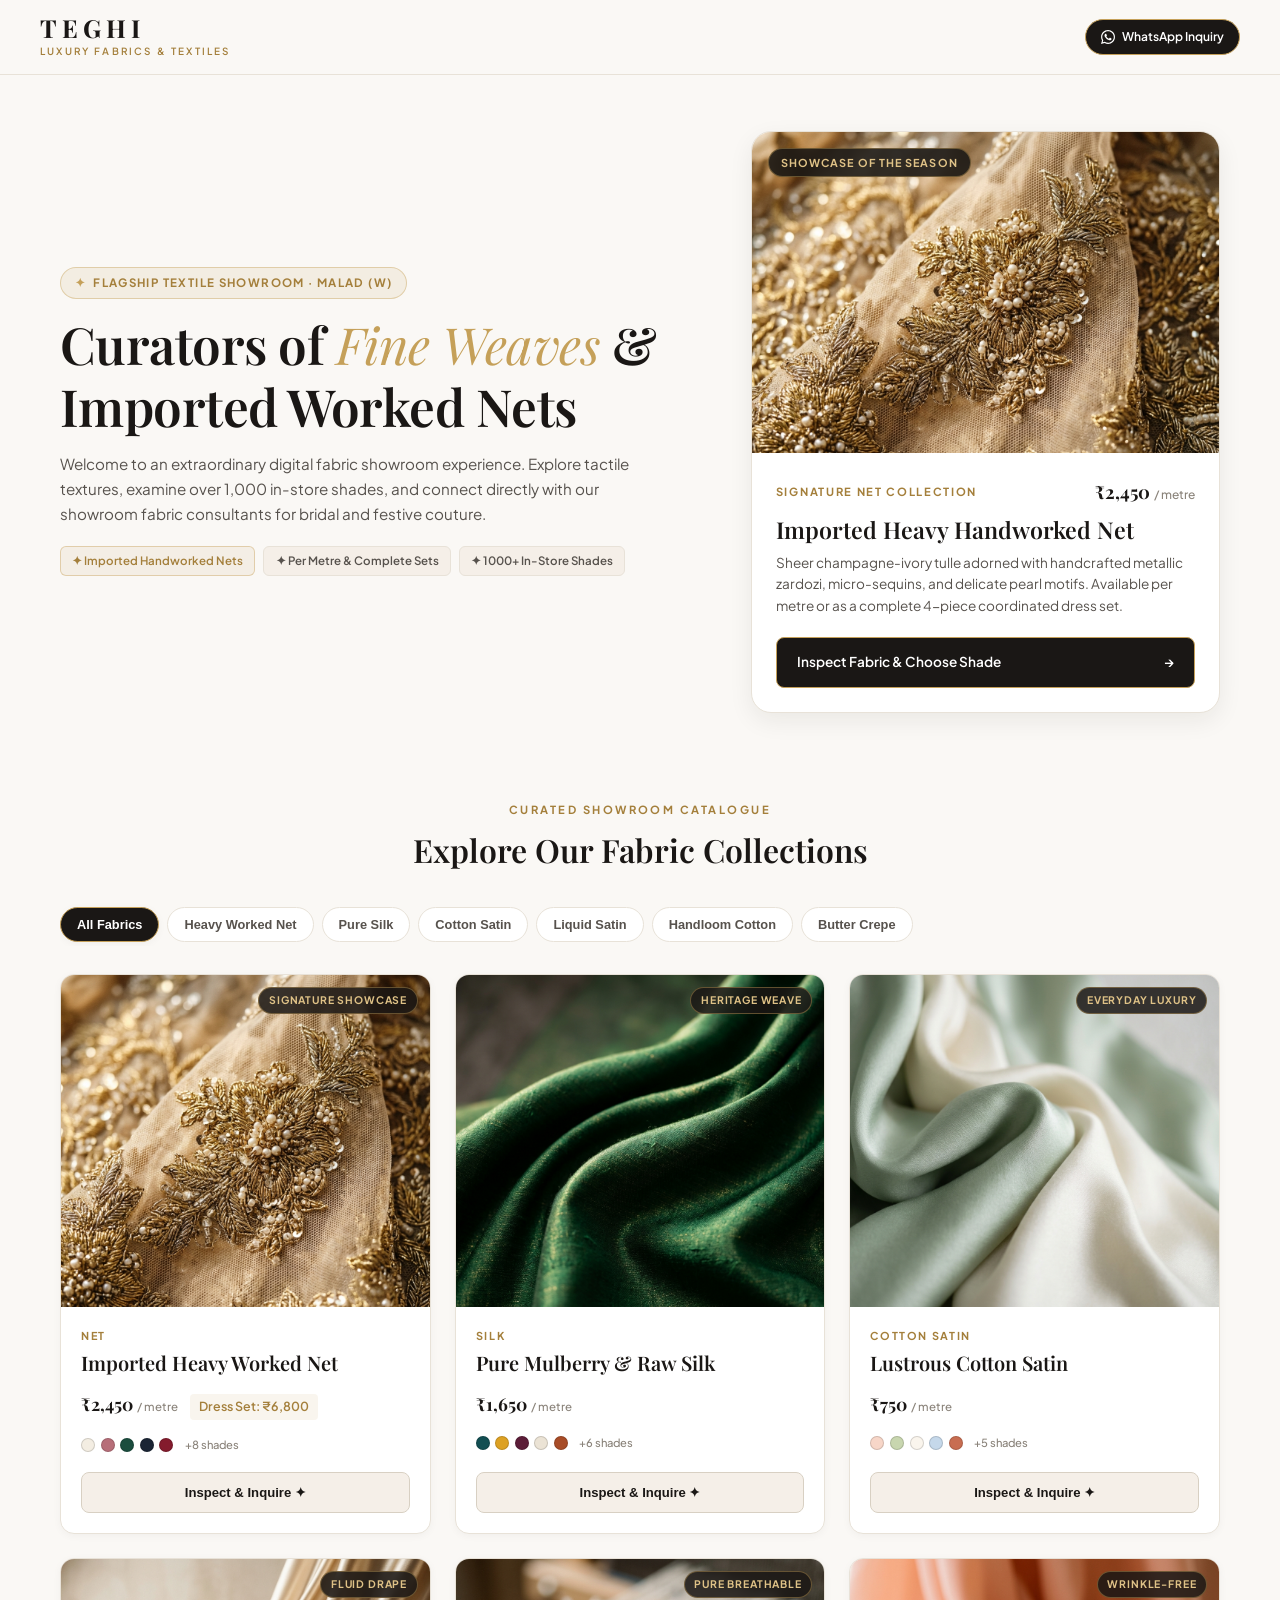
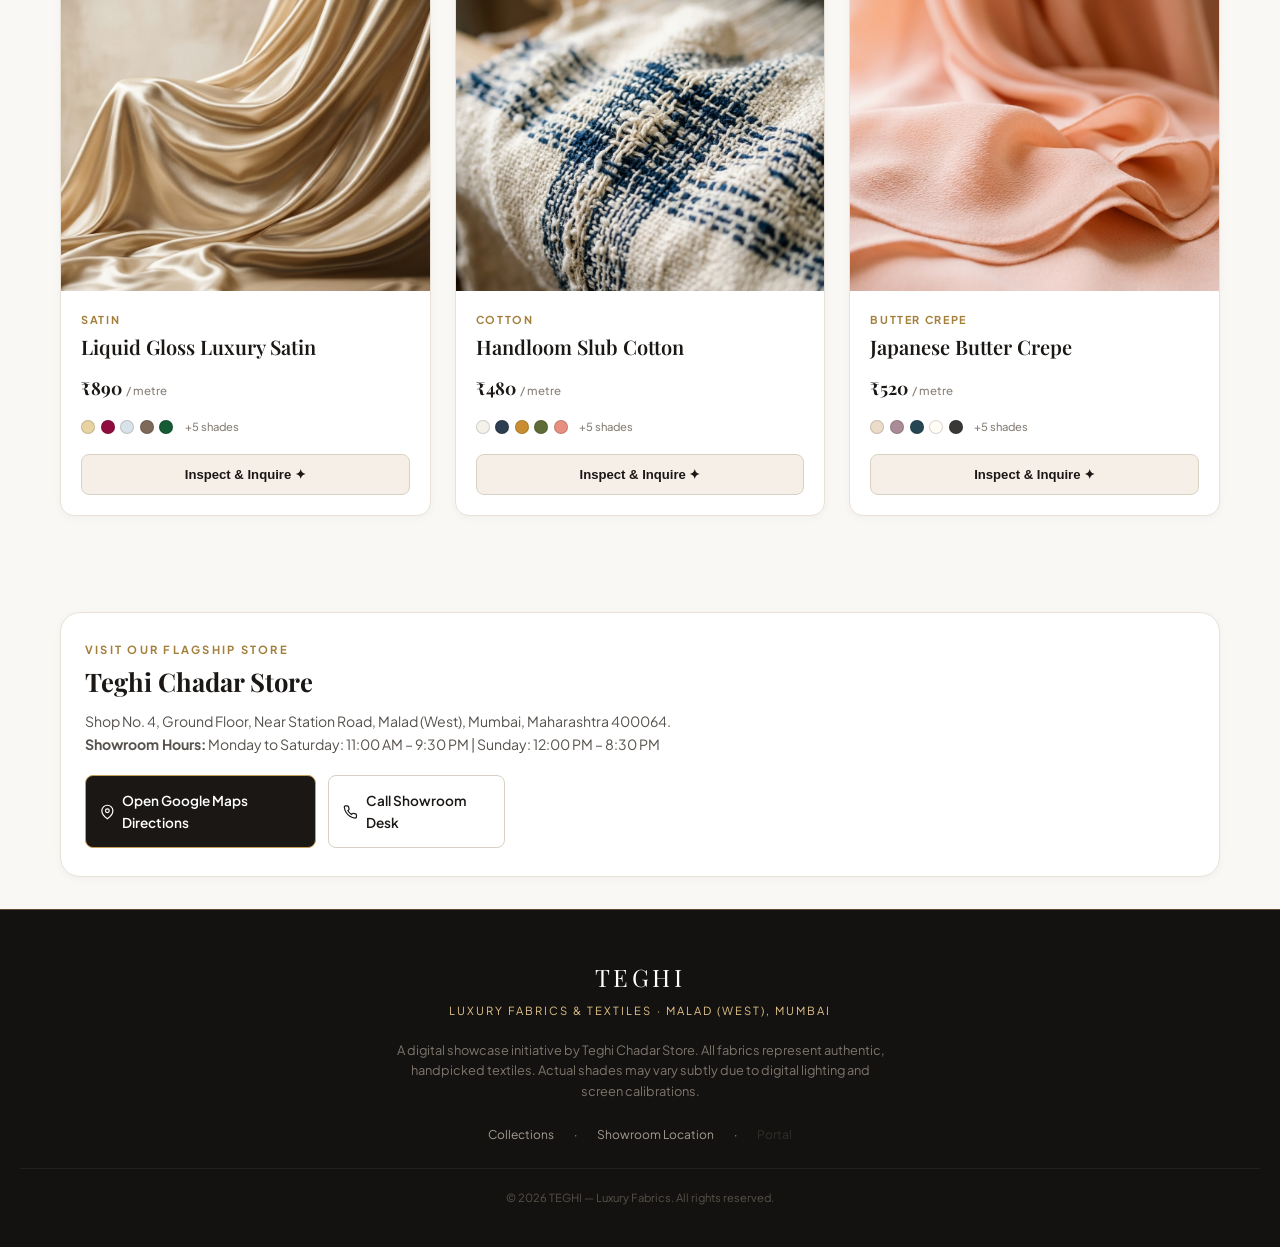
<file: index.html>
<!DOCTYPE html>
<html lang="en">
<head>
  <meta charset="UTF-8">
  <meta name="viewport" content="width=device-width, initial-scale=1.0, maximum-scale=5.0">
  <title>TEGHI — Luxury Fabrics & Textiles | Malad West, Mumbai</title>
  <meta name="description" content="Discover imported handworked nets, pure mulberry silks, cotton satins, and couture bridal fabrics at TEGHI Fabric Showroom, Malad West, Mumbai.">
  <meta name="theme-color" content="#FAF8F5">
  
  <!-- Google Fonts: Editorial Serif + Clean Sans -->
  <link rel="preconnect" href="https://fonts.googleapis.com">
  <link rel="preconnect" href="https://fonts.gstatic.com" crossorigin>
  <link href="https://fonts.googleapis.com/css2?family=Playfair+Display:ital,wght@0,500;0,600;0,700;1,400&family=Plus+Jakarta+Sans:wght@300;400;500;600;700&display=swap" rel="stylesheet">
  
  <link rel="stylesheet" href="styles.css">
</head>
<body>

  <!-- Sticky Luxury Header (Clean: No Admin Button visible to visitors) -->
  <header class="header">
    <div class="header-container">
      <div class="brand-wrapper">
        <a href="index.html" class="brand-link">
          <span class="brand-title">TEGHI</span>
          <span class="brand-subtitle">Luxury Fabrics & Textiles</span>
        </a>
      </div>
      <div class="header-actions">
        <a href="#" id="btn-header-wa" class="btn-header-wa" target="_blank" rel="noopener">
          <svg width="14" height="14" viewBox="0 0 24 24" fill="currentColor"><path d="M.057 24l1.687-6.163c-1.041-1.804-1.588-3.849-1.587-5.946.003-6.556 5.338-11.891 11.893-11.891 3.181.001 6.167 1.24 8.413 3.488 2.245 2.248 3.481 5.236 3.48 8.414-.003 6.557-5.338 11.892-11.893 11.892-1.99-.001-3.951-.5-5.688-1.448l-6.305 1.654zm6.597-3.807c1.676.995 3.276 1.591 5.392 1.592 5.448 0 9.886-4.434 9.889-9.885.002-5.462-4.415-9.89-9.881-9.892-5.452 0-9.887 4.434-9.889 9.884-.001 2.225.651 3.891 1.746 5.634l-.999 3.648 3.742-.981zm11.387-5.464c-.074-.124-.272-.198-.57-.347-.297-.149-1.758-.868-2.031-.967-.272-.099-.47-.149-.669.149-.198.297-.768.967-.941 1.165-.173.198-.347.223-.644.074-.297-.149-1.255-.462-2.39-1.475-.883-.788-1.48-1.761-1.653-2.059-.173-.297-.018-.458.13-.606.134-.133.297-.347.446-.521.151-.172.2-.296.3-.495.099-.198.05-.372-.025-.521-.075-.148-.669-1.611-.916-2.206-.242-.579-.487-.501-.669-.51l-.57-.01c-.198 0-.52.074-.792.372s-1.04 1.016-1.04 2.479 1.065 2.876 1.213 3.074c.149.198 2.095 3.2 5.076 4.487.709.306 1.263.489 1.694.626.712.226 1.36.194 1.872.118.571-.085 1.758-.719 2.006-1.413.248-.695.248-1.29.173-1.414z"/></svg>
          WhatsApp Inquiry
        </a>
      </div>
    </div>
  </header>

  <!-- Hero Spotlight Section -->
  <section class="hero-section">
    <div class="hero-content-col">
      <div class="hero-badge-wrap">
        <span class="luxury-badge">Flagship Textile Showroom · Malad (W)</span>
      </div>
      <h1 class="hero-heading">
        Curators of <em>Fine Weaves</em> & Imported Worked Nets
      </h1>
      <p class="hero-description">
        Welcome to an extraordinary digital fabric showroom experience. Explore tactile textures, examine over 1,000 in-store shades, and connect directly with our showroom fabric consultants for bridal and festive couture.
      </p>

      <div class="hero-pills-row">
        <span class="info-pill gold">✦ Imported Handworked Nets</span>
        <span class="info-pill">✦ Per Metre & Complete Sets</span>
        <span class="info-pill">✦ 1000+ In-Store Shades</span>
      </div>
    </div>

    <!-- Featured Hero Card: Imported Worked Net -->
    <div class="hero-spotlight-card" onclick="window.TeghiApp.openInspection('heavy-worked-net')">
      <div class="hero-image-wrap">
        <img class="hero-image" src="images/heavy-worked-net.jpg" alt="Imported Heavy Worked Net Fabric" loading="eager" fetchpriority="high">
        <span class="spotlight-tag">Showcase of the Season</span>
      </div>
      <div class="hero-card-details">
        <div class="hero-card-meta">
          <span class="hero-category-label">Signature Net Collection</span>
          <span class="hero-price-badge">₹2,450 <small>/ metre</small></span>
        </div>
        <h2 class="hero-card-name">Imported Heavy Handworked Net</h2>
        <p class="hero-card-excerpt">
          Sheer champagne-ivory tulle adorned with handcrafted metallic zardozi, micro-sequins, and delicate pearl motifs. Available per metre or as a complete 4-piece coordinated dress set.
        </p>
        <div class="hero-cta-banner">
          <span>Inspect Fabric & Choose Shade</span>
          <span class="cta-arrow">&#8594;</span>
        </div>
      </div>
    </div>
  </section>

  <!-- Curated Collections Catalogue -->
  <section class="catalogue-section" id="collections">
    <div class="section-header">
      <span class="section-subtitle">Curated Showroom Catalogue</span>
      <h2 class="section-title">Explore Our Fabric Collections</h2>
    </div>

    <!-- Filter Bar -->
    <div class="filter-scroll-wrapper">
      <div class="filter-pills-bar">
        <button class="filter-btn active" data-category="All">All Fabrics</button>
        <button class="filter-btn" data-category="Net">Heavy Worked Net</button>
        <button class="filter-btn" data-category="Silk">Pure Silk</button>
        <button class="filter-btn" data-category="Cotton Satin">Cotton Satin</button>
        <button class="filter-btn" data-category="Satin">Liquid Satin</button>
        <button class="filter-btn" data-category="Cotton">Handloom Cotton</button>
        <button class="filter-btn" data-category="Butter Crepe">Butter Crepe</button>
      </div>
    </div>

    <!-- Product Grid -->
    <div class="products-grid" id="products-grid">
      <!-- Injected dynamically via app.js -->
    </div>
  </section>

  <!-- Showroom Location (EXACT APPROVED SCREENSHOT MATCH) -->
  <section class="location-section" id="visit">
    <div class="location-card">
      <span class="location-meta-tag">VISIT OUR FLAGSHIP STORE</span>
      <h3 class="location-title">Teghi Chadar Store</h3>
      <p class="location-address">
        Shop No. 4, Ground Floor, Near Station Road, Malad (West), Mumbai, Maharashtra 400064.<br>
        <strong>Showroom Hours:</strong> Monday to Saturday: 11:00 AM – 9:30 PM | Sunday: 12:00 PM – 8:30 PM
      </p>
      <div class="location-actions">
        <a href="https://maps.app.goo.gl/wzbqBGXs7CZ5cxT77" target="_blank" rel="noopener" class="btn-maps">
          <svg width="16" height="16" viewBox="0 0 24 24" fill="none" stroke="currentColor" stroke-width="2"><path d="M21 10c0 7-9 13-9 13s-9-6-9-13a9 9 0 0 1 18 0z"></path><circle cx="12" cy="10" r="3"></circle></svg>
          Open Google Maps Directions
        </a>
        <a href="tel:+919876543210" class="btn-maps" style="background: transparent; color: var(--text-primary); border-color: var(--border-medium);">
          <svg width="16" height="16" viewBox="0 0 24 24" fill="none" stroke="currentColor" stroke-width="2"><path d="M22 16.92v3a2 2 0 0 1-2.18 2 19.79 19.79 0 0 1-8.63-3.07 19.5 19.5 0 0 1-6-6 19.79 19.79 0 0 1-3.07-8.67A2 2 0 0 1 4.11 2h3a2 2 0 0 1 2 1.72 12.84 12.84 0 0 0 .7 2.81 2 2 0 0 1-.45 2.11L8.09 9.91a16 16 0 0 0 6 6l1.27-1.27a2 2 0 0 1 2.11-.45 12.84 12.84 0 0 0 2.81.7A2 2 0 0 1 22 16.92z"></path></svg>
          Call Showroom Desk
        </a>
      </div>
    </div>
  </section>

  <!-- Dark Luxury Footer (EXACT APPROVED SCREENSHOT MATCH) -->
  <footer class="footer">
    <div class="footer-brand">TEGHI</div>
    <div class="footer-sub">LUXURY FABRICS & TEXTILES · MALAD (WEST), MUMBAI</div>
    <p class="footer-disclaimer">
      A digital showcase initiative by Teghi Chadar Store. All fabrics represent authentic, handpicked textiles. Actual shades may vary subtly due to digital lighting and screen calibrations.
    </p>
    <div class="footer-links">
      <a href="#collections" class="footer-link">Collections</a>
      <span>·</span>
      <a href="#visit" class="footer-link">Showroom Location</a>
      <span>·</span>
      <a href="admin.html" class="footer-link" style="opacity: 0.2;" title="Staff Access">Portal</a>
    </div>
    <div class="footer-copyright">
      &copy; 2026 TEGHI — Luxury Fabrics. All rights reserved.
    </div>
  </footer>

  <!-- Fabric Inspection Modal (Bottom Sheet on Mobile, Modal on Desktop) -->
  <div class="modal-backdrop" id="modal-backdrop" role="dialog" aria-modal="true" aria-labelledby="modal-title">
    <div class="modal-sheet">
      <div class="modal-grab-bar"></div>
      
      <div class="modal-header">
        <div>
          <span class="modal-category-sub" id="modal-category">Collection</span>
          <h3 class="modal-title" id="modal-title">Fabric Inspection</h3>
        </div>
        <button class="modal-close-btn" onclick="window.TeghiApp.closeInspection()" aria-label="Close Inspection">&times;</button>
      </div>

      <div class="modal-body">
        <div class="modal-hero-view">
          <img class="modal-hero-img" id="modal-hero-img" src="images/heavy-worked-net.jpg" alt="Fabric View">
        </div>

        <p id="modal-description" class="modal-desc-text">
          Detailed fabric narrative...
        </p>

        <!-- Mode Toggle: Per Metre vs Complete Dress Set -->
        <div class="purchase-mode-wrapper" id="purchase-mode-wrapper">
          <button class="purchase-mode-btn active" id="btn-mode-metre">Per Metre (Cut Length)</button>
          <button class="purchase-mode-btn" id="btn-mode-set">Complete Dress Set</button>
        </div>

        <div class="set-inclusion-note" id="set-inclusion-note">
          <strong>Dress Set Inclusions:</strong> Heavy Worked Net (2.5m) + Matching Embroidered Dupatta + Soft Cotton Astar (Lining) + Shantoon Salwar Fabric (2.5m)
        </div>

        <!-- Quantity Stepper -->
        <div class="metre-selector-wrap">
          <div>
            <span class="metre-label" id="stepper-label-title">Required Length</span>
            <span class="metre-rate-unit" id="stepper-rate-unit">(Rate: ₹2,450/m)</span>
          </div>
          <div class="stepper-controls">
            <button class="stepper-btn" id="stepper-minus" aria-label="Decrease">&minus;</button>
            <span class="stepper-val" id="stepper-val">2.5m</span>
            <button class="stepper-btn" id="stepper-plus" aria-label="Increase">&plus;</button>
          </div>
        </div>

        <!-- Colour Swatches -->
        <div class="swatches-section">
          <div class="swatches-header">
            <span class="swatches-title">Select Colour Variation</span>
            <span class="swatch-selected-name" id="swatch-selected-name">Champagne Ivory</span>
          </div>
          <div class="swatches-grid" id="swatches-grid">
            <!-- Swatches injected via JavaScript -->
          </div>
          <div class="swatch-more-box">
            <span>Looking for a custom matching shade?</span>
            <strong>1000+ In-Store Shades</strong>
          </div>
        </div>

        <!-- Estimate Summary Box -->
        <div class="estimate-summary-box">
          <div>
            <div class="estimate-label">Estimated Total</div>
            <div class="estimate-calc-note" id="estimate-calc-note">2.5 metres × ₹2,450</div>
          </div>
          <div class="estimate-value" id="estimate-value">₹6,125</div>
        </div>

        <!-- Direct WhatsApp CTA -->
        <a href="#" id="btn-whatsapp-submit" class="btn-whatsapp-submit" target="_blank" rel="noopener">
          <svg viewBox="0 0 24 24"><path d="M.057 24l1.687-6.163c-1.041-1.804-1.588-3.849-1.587-5.946.003-6.556 5.338-11.891 11.893-11.891 3.181.001 6.167 1.24 8.413 3.488 2.245 2.248 3.481 5.236 3.48 8.414-.003 6.557-5.338 11.892-11.893 11.892-1.99-.001-3.951-.5-5.688-1.448l-6.305 1.654zm6.597-3.807c1.676.995 3.276 1.591 5.392 1.592 5.448 0 9.886-4.434 9.889-9.885.002-5.462-4.415-9.89-9.881-9.892-5.452 0-9.887 4.434-9.889 9.884-.001 2.225.651 3.891 1.746 5.634l-.999 3.648 3.742-.981zm11.387-5.464c-.074-.124-.272-.198-.57-.347-.297-.149-1.758-.868-2.031-.967-.272-.099-.47-.149-.669.149-.198.297-.768.967-.941 1.165-.173.198-.347.223-.644.074-.297-.149-1.255-.462-2.39-1.475-.883-.788-1.48-1.761-1.653-2.059-.173-.297-.018-.458.13-.606.134-.133.297-.347.446-.521.151-.172.2-.296.3-.495.099-.198.05-.372-.025-.521-.075-.148-.669-1.611-.916-2.206-.242-.579-.487-.501-.669-.51l-.57-.01c-.198 0-.52.074-.792.372s-1.04 1.016-1.04 2.479 1.065 2.876 1.213 3.074c.149.198 2.095 3.2 5.076 4.487.709.306 1.263.489 1.694.626.712.226 1.36.194 1.872.118.571-.085 1.758-.719 2.006-1.413.248-.695.248-1.29.173-1.414z"/></svg>
          <span>Send Inquiry via WhatsApp</span>
        </a>
      </div>
    </div>
  </div>

  <script src="app.js"></script>
</body>
</html>
</file>
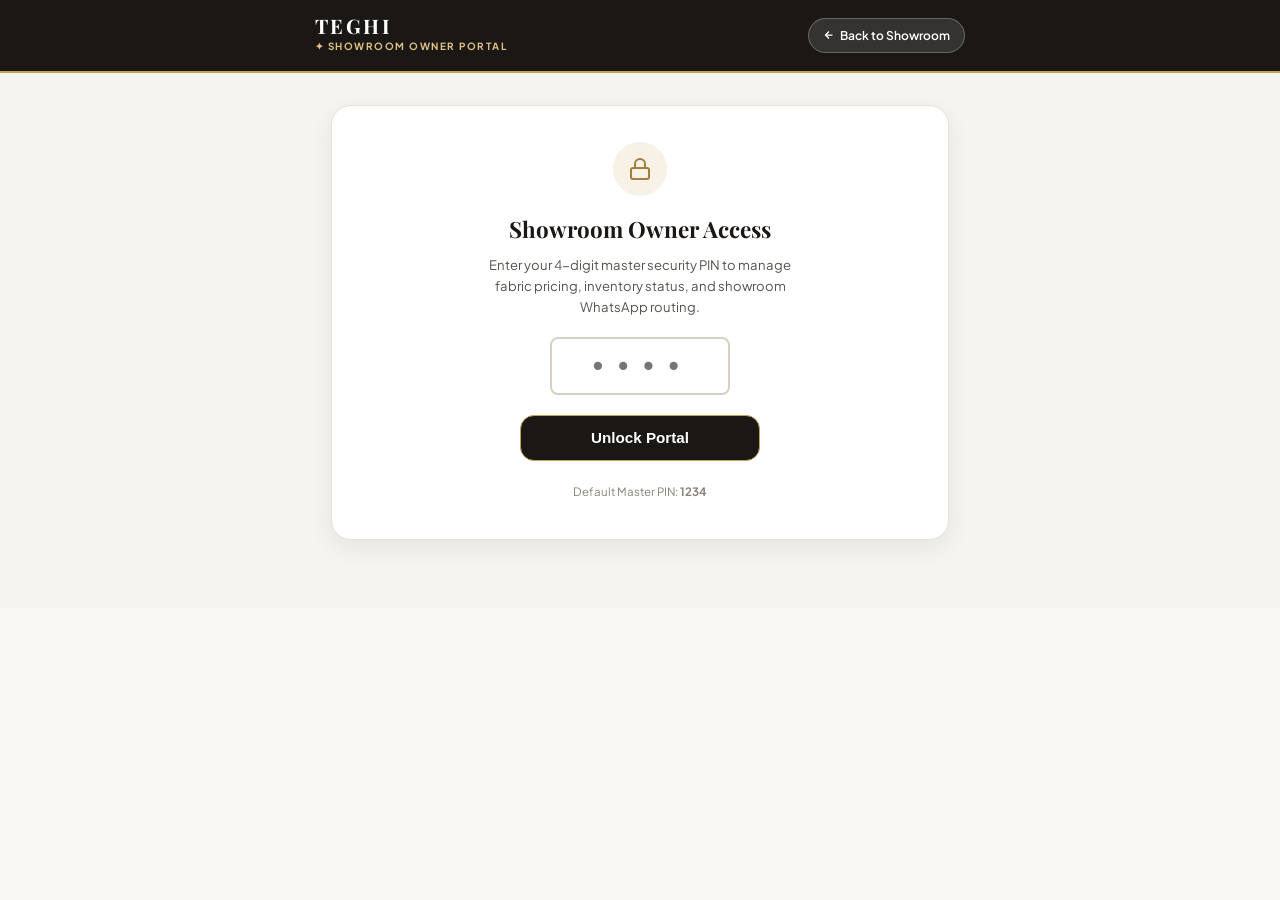
<file: admin.html>
<!DOCTYPE html>
<html lang="en">
<head>
  <meta charset="UTF-8">
  <meta name="viewport" content="width=device-width, initial-scale=1.0, maximum-scale=5.0">
  <title>TEGHI — Showroom Owner Portal</title>
  <meta name="theme-color" content="#1A1715">
  
  <link rel="preconnect" href="https://fonts.googleapis.com">
  <link rel="preconnect" href="https://fonts.gstatic.com" crossorigin>
  <link href="https://fonts.googleapis.com/css2?family=Playfair+Display:ital,wght@0,600;0,700;1,400&family=Plus+Jakarta+Sans:wght@400;500;600;700&display=swap" rel="stylesheet">
  
  <link rel="stylesheet" href="styles.css">
  <style>
    body {
      background-color: #F6F4F0;
      color: #1A1715;
      padding-bottom: 3rem;
    }

    .admin-header {
      background: #1A1715;
      color: #FFFFFF;
      padding: 1rem 1.25rem;
      border-bottom: 2px solid var(--gold-primary);
      position: sticky;
      top: 0;
      z-index: 100;
    }

    .admin-header-flex {
      max-width: 650px;
      margin: 0 auto;
      display: flex;
      align-items: center;
      justify-content: space-between;
    }

    .admin-brand-title {
      font-family: var(--font-serif);
      font-size: 1.25rem;
      letter-spacing: 0.12em;
      color: #FFFFFF;
      text-transform: uppercase;
      line-height: 1;
    }

    .admin-brand-badge {
      font-size: 0.62rem;
      letter-spacing: 0.15em;
      text-transform: uppercase;
      color: var(--gold-light);
      font-weight: 700;
      display: block;
      margin-top: 3px;
    }

    .btn-return-store {
      font-size: 0.75rem;
      font-weight: 600;
      color: #FFFFFF;
      background: rgba(255, 255, 255, 0.12);
      border: 1px solid rgba(255, 255, 255, 0.25);
      padding: 0.45rem 0.85rem;
      border-radius: 999px;
      text-decoration: none;
      display: flex;
      align-items: center;
      gap: 0.35rem;
      transition: var(--transition);
    }

    .btn-return-store:hover {
      background: var(--gold-primary);
      color: #1A1715;
    }

    .admin-container {
      max-width: 650px;
      margin: 1.25rem auto;
      padding: 0 1rem;
    }

    .pin-auth-card {
      background: #FFFFFF;
      border-radius: var(--radius-lg);
      padding: 2.25rem 1.5rem;
      border: 1px solid var(--border-subtle);
      box-shadow: var(--shadow-md);
      text-align: center;
      margin-top: 2rem;
    }

    .pin-icon {
      width: 54px;
      height: 54px;
      background: rgba(197, 160, 89, 0.15);
      color: var(--gold-dark);
      border-radius: 50%;
      display: flex;
      align-items: center;
      justify-content: center;
      margin: 0 auto 1rem;
    }

    .pin-input {
      font-size: 1.75rem;
      letter-spacing: 0.3em;
      text-align: center;
      width: 180px;
      padding: 0.65rem;
      border-radius: var(--radius-sm);
      border: 2px solid var(--border-medium);
      margin: 1.25rem auto;
      display: block;
      font-family: monospace;
      outline: none;
    }

    .pin-input:focus {
      border-color: var(--gold-primary);
      box-shadow: 0 0 0 3px var(--gold-glow);
    }

    .btn-unlock {
      width: 100%;
      max-width: 240px;
      background: var(--text-primary);
      color: #FFFFFF;
      border: 1px solid var(--gold-primary);
      padding: 0.85rem 1.5rem;
      border-radius: var(--radius-md);
      font-size: 0.95rem;
      font-weight: 700;
      cursor: pointer;
      transition: var(--transition);
    }

    .btn-unlock:hover {
      background: var(--gold-primary);
      color: var(--text-primary);
    }

    .analytics-grid {
      display: grid;
      grid-template-columns: repeat(3, 1fr);
      gap: 0.65rem;
      margin-bottom: 1.5rem;
    }

    .metric-card {
      background: #FFFFFF;
      border-radius: var(--radius-md);
      padding: 1rem 0.75rem;
      border: 1px solid var(--border-subtle);
      box-shadow: var(--shadow-sm);
      text-align: center;
    }

    .metric-card.highlight {
      border-color: var(--gold-primary);
      background: linear-gradient(180deg, #FFFFFF 0%, #FAF6EE 100%);
    }

    .metric-title {
      font-size: 0.65rem;
      letter-spacing: 0.08em;
      text-transform: uppercase;
      color: var(--text-muted);
      font-weight: 700;
      margin-bottom: 0.35rem;
    }

    .metric-number {
      font-family: var(--font-serif);
      font-size: 1.5rem;
      font-weight: 700;
      color: var(--text-primary);
      line-height: 1.1;
    }

    .metric-card.highlight .metric-number {
      color: var(--gold-dark);
    }

    .metric-trend {
      font-size: 0.62rem;
      color: #25D366;
      font-weight: 700;
      margin-top: 0.25rem;
    }

    .admin-card-section {
      background: #FFFFFF;
      border-radius: var(--radius-lg);
      border: 1px solid var(--border-subtle);
      padding: 1.35rem;
      margin-bottom: 1.25rem;
      box-shadow: var(--shadow-sm);
    }

    .admin-section-heading {
      font-family: var(--font-serif);
      font-size: 1.25rem;
      margin-bottom: 0.35rem;
      display: flex;
      align-items: center;
      gap: 0.5rem;
    }

    .admin-section-desc {
      font-size: 0.8rem;
      color: var(--text-secondary);
      margin-bottom: 1rem;
      line-height: 1.5;
    }

    .form-group {
      margin-bottom: 1rem;
    }

    .form-label {
      display: block;
      font-size: 0.75rem;
      font-weight: 700;
      text-transform: uppercase;
      letter-spacing: 0.05em;
      color: var(--text-primary);
      margin-bottom: 0.4rem;
    }

    .form-input {
      width: 100%;
      padding: 0.75rem 0.9rem;
      font-size: 0.95rem;
      border-radius: var(--radius-sm);
      border: 1px solid var(--border-medium);
      background: #FFFFFF;
      outline: none;
      font-family: var(--font-sans);
      transition: var(--transition);
    }

    .form-input:focus {
      border-color: var(--gold-primary);
      box-shadow: 0 0 0 3px var(--gold-glow);
    }

    .btn-save-settings {
      background: var(--text-primary);
      color: #FFFFFF;
      border: 1px solid var(--gold-primary);
      padding: 0.8rem 1.25rem;
      border-radius: var(--radius-sm);
      font-size: 0.85rem;
      font-weight: 700;
      cursor: pointer;
      display: inline-flex;
      align-items: center;
      gap: 0.4rem;
      transition: var(--transition);
    }

    .btn-save-settings:hover {
      background: var(--gold-primary);
      color: var(--text-primary);
    }

    /* Hero Slide Row in Admin */
    .admin-slide-row {
      background: var(--bg-surface-elevated);
      border: 1px solid var(--border-subtle);
      border-radius: var(--radius-md);
      padding: 0.85rem;
      display: flex;
      align-items: center;
      gap: 0.85rem;
      margin-bottom: 0.75rem;
    }

    .admin-slide-thumb {
      width: 72px;
      height: 72px;
      border-radius: var(--radius-sm);
      object-fit: cover;
      flex-shrink: 0;
      border: 1px solid var(--border-medium);
    }

    .admin-slide-info {
      flex-grow: 1;
    }

    .admin-slide-title {
      font-family: var(--font-serif);
      font-size: 0.95rem;
      font-weight: 600;
    }

    .admin-slide-meta {
      font-size: 0.72rem;
      color: var(--text-secondary);
      margin-top: 0.15rem;
    }

    .btn-slide-upload {
      font-size: 0.72rem;
      font-weight: 600;
      padding: 0.4rem 0.75rem;
      border-radius: var(--radius-sm);
      border: 1px solid var(--border-medium);
      background: #FFFFFF;
      cursor: pointer;
      display: inline-block;
      text-align: center;
    }

    .btn-slide-upload:hover {
      background: var(--color-sand);
    }

    .toast-msg {
      position: fixed;
      bottom: 1.5rem;
      left: 50%;
      transform: translateX(-50%) translateY(100px);
      background: #1A1715;
      color: #FFFFFF;
      border: 1px solid var(--gold-primary);
      padding: 0.85rem 1.4rem;
      border-radius: 999px;
      font-size: 0.85rem;
      font-weight: 600;
      z-index: 1000;
      box-shadow: var(--shadow-lg);
      transition: transform 0.3s cubic-bezier(0.16, 1, 0.3, 1);
      display: flex;
      align-items: center;
      gap: 0.5rem;
    }

    .toast-msg.show {
      transform: translateX(-50%) translateY(0);
    }

    .admin-product-item {
      display: flex;
      align-items: center;
      gap: 0.9rem;
      padding: 0.9rem 0;
      border-bottom: 1px solid var(--border-subtle);
    }

    .admin-product-item:last-child {
      border-bottom: none;
    }

    .admin-thumb {
      width: 60px;
      height: 60px;
      border-radius: var(--radius-sm);
      object-fit: cover;
      background: var(--bg-surface-elevated);
      flex-shrink: 0;
    }

    .admin-prod-info {
      flex-grow: 1;
    }

    .admin-prod-title {
      font-family: var(--font-serif);
      font-size: 0.95rem;
      font-weight: 600;
      margin-bottom: 0.2rem;
    }

    .admin-prod-rates {
      font-size: 0.78rem;
      color: var(--text-secondary);
      display: flex;
      flex-wrap: wrap;
      gap: 0.4rem;
    }

    .admin-rate-badge {
      background: var(--bg-surface-elevated);
      padding: 0.15rem 0.45rem;
      border-radius: 4px;
      font-weight: 600;
    }

    .admin-prod-actions {
      display: flex;
      flex-direction: column;
      gap: 0.35rem;
      flex-shrink: 0;
    }

    .btn-edit-inline {
      font-size: 0.72rem;
      font-weight: 600;
      padding: 0.35rem 0.65rem;
      border-radius: 4px;
      border: 1px solid var(--border-medium);
      background: var(--bg-surface);
      cursor: pointer;
    }

    .btn-edit-inline:hover {
      background: var(--color-sand);
    }

    .btn-toggle-stock {
      font-size: 0.68rem;
      font-weight: 700;
      padding: 0.3rem 0.6rem;
      border-radius: 4px;
      border: none;
      cursor: pointer;
    }

    .btn-toggle-stock.in-stock {
      background: rgba(37, 211, 102, 0.15);
      color: #198754;
    }

    .btn-toggle-stock.out-stock {
      background: rgba(220, 53, 69, 0.15);
      color: #DC3545;
    }

    .collapse-header {
      background: var(--bg-surface-elevated);
      border: 1px solid var(--border-subtle);
      padding: 0.85rem 1rem;
      border-radius: var(--radius-sm);
      display: flex;
      align-items: center;
      justify-content: space-between;
      cursor: pointer;
      font-weight: 700;
      font-size: 0.85rem;
    }

    .collapse-content {
      display: none;
      padding-top: 1rem;
    }

    .collapse-content.open {
      display: block;
    }
  </style>
</head>
<body>

  <!-- Admin Sticky Header -->
  <header class="admin-header">
    <div class="admin-header-flex">
      <div>
        <h1 class="admin-brand-title">TEGHI</h1>
        <span class="admin-brand-badge">✦ Showroom Owner Portal</span>
      </div>
      <a href="index.html" class="btn-return-store">
        <svg width="12" height="12" viewBox="0 0 24 24" fill="none" stroke="currentColor" stroke-width="2.5"><path d="M19 12H5M12 19l-7-7 7-7"/></svg>
        Back to Showroom
      </a>
    </div>
  </header>

  <main class="admin-container">
    
    <!-- PIN Screen -->
    <div id="pin-section" class="pin-auth-card">
      <div class="pin-icon">
        <svg width="24" height="24" viewBox="0 0 24 24" fill="none" stroke="currentColor" stroke-width="2"><rect x="3" y="11" width="18" height="11" rx="2" ry="2"></rect><path d="M7 11V7a5 5 0 0 1 10 0v4"></path></svg>
      </div>
      <h2 style="font-family: var(--font-serif); font-size: 1.4rem; margin-bottom: 0.4rem;">Showroom Owner Access</h2>
      <p style="font-size: 0.82rem; color: var(--text-secondary); max-width: 320px; margin: 0 auto;">
        Enter your 4-digit master security PIN to manage fabric pricing, inventory status, and showroom WhatsApp routing.
      </p>
      <input type="password" id="owner-pin" class="pin-input" maxlength="4" placeholder="••••" inputmode="numeric">
      <p id="pin-error" style="color: #dc3545; font-size: 0.78rem; display: none; margin-bottom: 0.75rem;">Incorrect PIN. Default demo PIN: 1234</p>
      <button class="btn-unlock" id="btn-unlock">Unlock Portal</button>
      <div style="margin-top: 1rem;">
        <span style="font-size: 0.72rem; color: var(--text-muted);">Default Master PIN: <strong>1234</strong></span>
      </div>
    </div>

    <!-- Admin Dashboard -->
    <div id="dashboard-content" style="display: none;">

      <!-- Monthly Analytics Overview -->
      <section class="analytics-grid">
        <div class="metric-card">
          <div class="metric-title">Monthly Visitors</div>
          <div class="metric-number" id="stat-visitors">1,421</div>
          <div class="metric-trend">↑ Active Traffic</div>
        </div>
        <div class="metric-card">
          <div class="metric-title">WhatsApp Leads</div>
          <div class="metric-number" id="stat-enquiries">185</div>
          <div class="metric-trend">↑ Inquiries</div>
        </div>
        <div class="metric-card highlight">
          <div class="metric-title">Conversion Rate</div>
          <div class="metric-number" id="stat-conversion">13.0%</div>
          <div class="metric-trend">★ High Lead ROI</div>
        </div>
      </section>

      <!-- HERO SLIDER BANNER MANAGER (WITH SMART AUTO-ADJUST) -->
      <section class="admin-card-section">
        <h3 class="admin-section-heading">
          <svg width="18" height="18" viewBox="0 0 24 24" fill="none" stroke="currentColor" stroke-width="2"><rect x="3" y="3" width="18" height="18" rx="2" ry="2"></rect><circle cx="8.5" cy="8.5" r="1.5"></circle><polyline points="21 15 16 10 5 21"></polyline></svg>
          Hero 3D Coverflow Slider Images
        </h3>
        <p class="admin-section-desc">
          Upload any photo from your phone camera or gallery. Our <strong>Smart Auto-Adjust Engine</strong> will automatically center-crop and normalize the image to fit the 3D coverflow frame without stretching or distortion.
        </p>

        <!-- Slide items injected via admin.js -->
        <div id="admin-slides-list"></div>
      </section>

      <!-- Store Settings: Dynamic WhatsApp Phone Number (No-Code Feature) -->
      <section class="admin-card-section">
        <h3 class="admin-section-heading">
          <svg width="18" height="18" viewBox="0 0 24 24" fill="#25D366"><path d="M.057 24l1.687-6.163c-1.041-1.804-1.588-3.849-1.587-5.946.003-6.556 5.338-11.891 11.893-11.891 3.181.001 6.167 1.24 8.413 3.488 2.245 2.248 3.481 5.236 3.48 8.414-.003 6.557-5.338 11.892-11.893 11.892-1.99-.001-3.951-.5-5.688-1.448l-6.305 1.654zm6.597-3.807c1.676.995 3.276 1.591 5.392 1.592 5.448 0 9.886-4.434 9.889-9.885.002-5.462-4.415-9.89-9.881-9.892-5.452 0-9.887 4.434-9.889 9.884-.001 2.225.651 3.891 1.746 5.634l-.999 3.648 3.742-.981zm11.387-5.464c-.074-.124-.272-.198-.57-.347-.297-.149-1.758-.868-2.031-.967-.272-.099-.47-.149-.669.149-.198.297-.768.967-.941 1.165-.173.198-.347.223-.644.074-.297-.149-1.255-.462-2.39-1.475-.883-.788-1.48-1.761-1.653-2.059-.173-.297-.018-.458.13-.606.134-.133.297-.347.446-.521.151-.172.2-.296.3-.495.099-.198.05-.372-.025-.521-.075-.148-.669-1.611-.916-2.206-.242-.579-.487-.501-.669-.51l-.57-.01c-.198 0-.52.074-.792.372s-1.04 1.016-1.04 2.479 1.065 2.876 1.213 3.074c.149.198 2.095 3.2 5.076 4.487.709.306 1.263.489 1.694.626.712.226 1.36.194 1.872.118.571-.085 1.758-.719 2.006-1.413.248-.695.248-1.29.173-1.414z"/></svg>
          WhatsApp Routing (No-Code Setting)
        </h3>
        <p class="admin-section-desc">
          Update your showroom WhatsApp number here. All customer inquiry buttons across the entire website will instantly update to route to this number without altering any source code.
        </p>
        <div class="form-group">
          <label class="form-label" for="input-wa-number">Showroom WhatsApp Number (with Country Code):</label>
          <input type="tel" id="input-wa-number" class="form-input" placeholder="e.g. 919876543210">
        </div>
        <button class="btn-save-settings" id="btn-save-phone">
          <span>Save & Update All Showroom Buttons</span>
          <span>✓</span>
        </button>
      </section>

      <!-- Manage Fabric Catalog & Prices -->
      <section class="admin-card-section">
        <h3 class="admin-section-heading">
          <svg width="18" height="18" viewBox="0 0 24 24" fill="none" stroke="currentColor" stroke-width="2"><path d="M6 2L3 6v14a2 2 0 0 0 2 2h14a2 2 0 0 0 2-2V6l-3-4z"></path><line x1="3" y1="6" x2="21" y2="6"></line><path d="M16 10a4 4 0 0 1-8 0"></path></svg>
          Fabric Catalogue & Price Editor
        </h3>
        <p class="admin-section-desc">
          Update prices per metre or complete dress set rates, and toggle showroom inventory availability.
        </p>

        <!-- Product List -->
        <div id="admin-product-list">
          <!-- Dynamically populated via admin.js -->
        </div>

        <!-- Add New Fabric -->
        <div style="margin-top: 1.5rem;">
          <div class="collapse-header" id="toggle-add-form">
            <span>+ Add New Fabric from Phone</span>
            <span id="collapse-icon">▼</span>
          </div>

          <div class="collapse-content" id="add-product-container">
            <div class="form-group">
              <label class="form-label">Fabric Name:</label>
              <input type="text" id="new-name" class="form-input" placeholder="e.g. Couture Organza Tissue">
            </div>
            <div class="form-group">
              <label class="form-label">Category:</label>
              <select id="new-category" class="form-input">
                <option value="Net">Heavy Worked Net</option>
                <option value="Silk">Pure Silk</option>
                <option value="Cotton Satin">Cotton Satin</option>
                <option value="Satin">Liquid Satin</option>
                <option value="Cotton">Handloom Cotton</option>
                <option value="Butter Crepe">Butter Crepe</option>
                <option value="Organza">Organza</option>
                <option value="Velvet">Velvet</option>
              </select>
            </div>
            <div class="form-group">
              <label class="form-label">Price Per Metre (₹):</label>
              <input type="number" id="new-price-metre" class="form-input" placeholder="e.g. 1850">
            </div>
            <div class="form-group">
              <label class="form-label">
                <input type="checkbox" id="new-has-set"> Has Complete Coordinated Dress Set?
              </label>
            </div>
            <div class="form-group" id="set-price-group" style="display: none;">
              <label class="form-label">Complete Dress Set Price (₹):</label>
              <input type="number" id="new-price-set" class="form-input" placeholder="e.g. 5200">
            </div>
            <div class="form-group">
              <label class="form-label">Upload Photo from Phone Camera / Gallery:</label>
              <input type="file" id="new-photo" accept="image/*" class="form-input" style="padding: 0.4rem;">
            </div>
            <button class="btn-save-settings" id="btn-save-new-fabric" style="width: 100%; justify-content: center;">
              Publish Fabric to Showroom
            </button>
          </div>
        </div>
      </section>

      <!-- Quick Reset Demo Data -->
      <div style="text-align: center; margin-top: 1.5rem;">
        <button id="btn-reset-demo" style="background: none; border: none; font-size: 0.72rem; color: var(--text-muted); text-decoration: underline; cursor: pointer;">
          Restore Default Demo Catalogue
        </button>
      </div>

    </div>

  </main>

  <!-- Notification Toast -->
  <div id="toast" class="toast-msg">
    <span>✓</span>
    <span id="toast-text">Settings Saved!</span>
  </div>

  <script src="admin.js"></script>
</body>
</html>
</file>
<file: styles.css>
/* ==========================================================================
   TEGHI — LUXURY FABRICS & TEXTILES
   Master Stylesheet — Clean, Fast, High-Performance Mobile-First Showroom
   60-30-10 Palette: 60% Warm Ivory | 30% Charcoal & Sand | 10% Radiant Gold
   ========================================================================== */

:root {
  /* 60% Dominant Canvas */
  --bg-canvas: #FAF8F5;
  --bg-surface: #FFFFFF;
  --bg-surface-elevated: #F5EFE8;
  --bg-surface-glass: rgba(250, 248, 245, 0.94);

  /* 30% Structural & Typography */
  --text-primary: #1A1715;
  --text-secondary: #57524D;
  --text-muted: #8A837A;
  --border-subtle: #E8E2D8;
  --border-medium: #D8D0C3;
  --color-sand: #EFE9DF;

  /* 10% Hero Accent (Gold & Conversion) */
  --gold-primary: #C5A059;
  --gold-light: #DFC287;
  --gold-dark: #A47F3B;
  --gold-glow: rgba(197, 160, 89, 0.22);
  --gold-border: rgba(197, 160, 89, 0.42);

  /* Typography */
  --font-serif: 'Playfair Display', Georgia, serif;
  --font-sans: 'Plus Jakarta Sans', -apple-system, BlinkMacSystemFont, 'Segoe UI', Roboto, sans-serif;

  /* Elevation */
  --shadow-sm: 0 2px 8px rgba(26, 23, 21, 0.04);
  --shadow-md: 0 8px 24px rgba(26, 23, 21, 0.07);
  --shadow-lg: 0 16px 40px rgba(26, 23, 21, 0.12);
  --radius-sm: 8px;
  --radius-md: 14px;
  --radius-lg: 20px;
  --transition: all 0.25s cubic-bezier(0.16, 1, 0.3, 1);
}

*, *::before, *::after {
  box-sizing: border-box;
  margin: 0;
  padding: 0;
  -webkit-tap-highlight-color: transparent;
}

html {
  font-size: 16px;
  scroll-behavior: smooth;
  background-color: var(--bg-canvas);
  color: var(--text-primary);
  font-family: var(--font-sans);
  text-rendering: optimizeLegibility;
}

body {
  overflow-x: hidden;
  background-color: var(--bg-canvas);
  line-height: 1.6;
}

/* Header */
.header {
  position: sticky;
  top: 0;
  z-index: 100;
  background: var(--bg-surface-glass);
  backdrop-filter: blur(12px);
  -webkit-backdrop-filter: blur(12px);
  border-bottom: 1px solid var(--border-subtle);
  padding: 0.9rem 1.25rem;
}

.header-container {
  max-width: 1200px;
  margin: 0 auto;
  display: flex;
  align-items: center;
  justify-content: space-between;
}

.brand-link {
  text-decoration: none;
  color: inherit;
  display: flex;
  flex-direction: column;
}

.brand-title {
  font-family: var(--font-serif);
  font-size: 1.55rem;
  letter-spacing: 0.2em;
  font-weight: 700;
  color: var(--text-primary);
  text-transform: uppercase;
  line-height: 1.1;
}

.brand-subtitle {
  font-size: 0.62rem;
  letter-spacing: 0.22em;
  text-transform: uppercase;
  color: var(--gold-dark);
  font-weight: 600;
  margin-top: 2px;
}

.btn-header-wa {
  font-size: 0.75rem;
  font-weight: 600;
  background: var(--text-primary);
  color: #FFFFFF;
  border: 1px solid var(--gold-primary);
  padding: 0.45rem 0.95rem;
  border-radius: 999px;
  text-decoration: none;
  display: flex;
  align-items: center;
  gap: 0.4rem;
  transition: var(--transition);
}

.btn-header-wa:hover {
  background: var(--gold-primary);
  color: var(--text-primary);
}

/* Hero Section */
.hero-section {
  max-width: 1200px;
  margin: 0 auto;
  padding: 2.5rem 1.25rem 3rem;
  display: flex;
  flex-direction: column;
  gap: 2rem;
}

.hero-badge-wrap {
  margin-bottom: 0.85rem;
}

.luxury-badge {
  display: inline-flex;
  align-items: center;
  gap: 0.45rem;
  background: rgba(197, 160, 89, 0.12);
  border: 1px solid var(--gold-border);
  color: var(--gold-dark);
  font-size: 0.72rem;
  font-weight: 700;
  letter-spacing: 0.12em;
  text-transform: uppercase;
  padding: 0.35rem 0.85rem;
  border-radius: 999px;
}

.luxury-badge::before {
  content: '✦';
  color: var(--gold-primary);
}

.hero-heading {
  font-family: var(--font-serif);
  font-size: 2.25rem;
  line-height: 1.22;
  font-weight: 600;
  color: var(--text-primary);
  letter-spacing: -0.01em;
  margin-bottom: 0.85rem;
}

.hero-heading em {
  font-style: italic;
  font-weight: 400;
  color: var(--gold-primary);
}

.hero-description {
  font-size: 0.95rem;
  line-height: 1.65;
  color: var(--text-secondary);
  max-width: 580px;
  margin-bottom: 1.25rem;
}

.hero-pills-row {
  display: flex;
  flex-wrap: wrap;
  gap: 0.5rem;
}

.info-pill {
  font-size: 0.72rem;
  font-weight: 600;
  background: var(--bg-surface-elevated);
  border: 1px solid var(--border-subtle);
  padding: 0.3rem 0.7rem;
  border-radius: 6px;
  color: var(--text-secondary);
}

.info-pill.gold {
  background: rgba(197, 160, 89, 0.1);
  border-color: var(--gold-border);
  color: var(--gold-dark);
}

/* Hero Spotlight Card */
.hero-spotlight-card {
  background: var(--bg-surface);
  border-radius: var(--radius-lg);
  border: 1px solid var(--border-subtle);
  overflow: hidden;
  box-shadow: var(--shadow-md);
  cursor: pointer;
  transition: var(--transition);
}

.hero-spotlight-card:hover {
  border-color: var(--gold-border);
  box-shadow: var(--shadow-lg);
}

.hero-image-wrap {
  position: relative;
  width: 100%;
  aspect-ratio: 16 / 11;
  background-color: var(--bg-surface-elevated);
  overflow: hidden;
}

.hero-image {
  width: 100%;
  height: 100%;
  object-fit: cover;
  transition: transform 0.6s cubic-bezier(0.16, 1, 0.3, 1);
}

.hero-spotlight-card:hover .hero-image {
  transform: scale(1.03);
}

.spotlight-tag {
  position: absolute;
  top: 1rem;
  left: 1rem;
  background: rgba(26, 23, 21, 0.88);
  color: var(--gold-light);
  border: 1px solid var(--gold-border);
  padding: 0.3rem 0.75rem;
  border-radius: 999px;
  font-size: 0.68rem;
  font-weight: 700;
  letter-spacing: 0.1em;
  text-transform: uppercase;
  backdrop-filter: blur(6px);
}

.hero-card-details {
  padding: 1.5rem;
}

.hero-card-meta {
  display: flex;
  align-items: center;
  justify-content: space-between;
  margin-bottom: 0.5rem;
}

.hero-category-label {
  font-size: 0.7rem;
  letter-spacing: 0.15em;
  text-transform: uppercase;
  color: var(--gold-dark);
  font-weight: 700;
}

.hero-price-badge {
  font-family: var(--font-serif);
  font-size: 1.15rem;
  font-weight: 700;
  color: var(--text-primary);
}

.hero-price-badge small {
  font-family: var(--font-sans);
  font-size: 0.75rem;
  color: var(--text-muted);
  font-weight: 500;
}

.hero-card-name {
  font-family: var(--font-serif);
  font-size: 1.45rem;
  font-weight: 600;
  line-height: 1.25;
  margin-bottom: 0.5rem;
}

.hero-card-excerpt {
  font-size: 0.85rem;
  color: var(--text-secondary);
  line-height: 1.6;
  margin-bottom: 1.25rem;
}

.hero-cta-banner {
  background: var(--text-primary);
  color: #FFFFFF;
  border: 1px solid var(--gold-primary);
  padding: 0.85rem 1.25rem;
  border-radius: var(--radius-sm);
  font-size: 0.85rem;
  font-weight: 600;
  display: flex;
  align-items: center;
  justify-content: space-between;
  transition: var(--transition);
}

.hero-spotlight-card:hover .hero-cta-banner {
  background: var(--gold-primary);
  color: var(--text-primary);
}

/* Collections Catalogue */
.catalogue-section {
  max-width: 1200px;
  margin: 0 auto;
  padding: 2.5rem 1.25rem 3.5rem;
}

.section-header {
  text-align: center;
  margin-bottom: 1.75rem;
}

.section-subtitle {
  font-size: 0.7rem;
  letter-spacing: 0.22em;
  text-transform: uppercase;
  color: var(--gold-dark);
  font-weight: 700;
  display: block;
  margin-bottom: 0.35rem;
}

.section-title {
  font-family: var(--font-serif);
  font-size: 2rem;
  font-weight: 600;
}

.filter-scroll-wrapper {
  overflow-x: auto;
  scrollbar-width: none;
  -webkit-overflow-scrolling: touch;
  margin-bottom: 1.75rem;
  padding: 0.25rem 0;
}

.filter-scroll-wrapper::-webkit-scrollbar {
  display: none;
}

.filter-pills-bar {
  display: flex;
  gap: 0.5rem;
  width: max-content;
}

.filter-btn {
  background: var(--bg-surface);
  border: 1px solid var(--border-subtle);
  color: var(--text-secondary);
  padding: 0.55rem 1rem;
  border-radius: 999px;
  font-size: 0.8rem;
  font-weight: 600;
  cursor: pointer;
  white-space: nowrap;
  transition: var(--transition);
}

.filter-btn:hover {
  border-color: var(--gold-border);
  color: var(--text-primary);
}

.filter-btn.active {
  background: var(--text-primary);
  color: #FFFFFF;
  border-color: var(--gold-primary);
  box-shadow: var(--shadow-sm);
}

/* Product Cards Grid */
.products-grid {
  display: grid;
  grid-template-columns: 1fr;
  gap: 1.5rem;
}

.product-card {
  background: var(--bg-surface);
  border-radius: var(--radius-md);
  border: 1px solid var(--border-subtle);
  overflow: hidden;
  box-shadow: var(--shadow-sm);
  display: flex;
  flex-direction: column;
  cursor: pointer;
  transition: var(--transition);
}

.product-card:hover {
  transform: translateY(-3px);
  border-color: var(--gold-border);
  box-shadow: var(--shadow-md);
}

.product-thumb-wrap {
  position: relative;
  width: 100%;
  aspect-ratio: 4 / 3.6;
  background-color: var(--bg-surface-elevated);
  overflow: hidden;
}

.product-thumb {
  width: 100%;
  height: 100%;
  object-fit: cover;
  transition: transform 0.5s ease;
}

.product-card:hover .product-thumb {
  transform: scale(1.04);
}

.badge-float {
  position: absolute;
  top: 0.75rem;
  right: 0.75rem;
  background: rgba(26, 23, 21, 0.85);
  backdrop-filter: blur(6px);
  color: var(--gold-light);
  border: 1px solid var(--gold-border);
  padding: 0.25rem 0.6rem;
  border-radius: 999px;
  font-size: 0.65rem;
  font-weight: 700;
  letter-spacing: 0.08em;
  text-transform: uppercase;
}

.product-card-content {
  padding: 1.25rem;
  display: flex;
  flex-direction: column;
  flex-grow: 1;
}

.product-card-category {
  font-size: 0.68rem;
  letter-spacing: 0.15em;
  text-transform: uppercase;
  color: var(--gold-dark);
  font-weight: 700;
  margin-bottom: 0.35rem;
}

.product-card-title {
  font-family: var(--font-serif);
  font-size: 1.25rem;
  font-weight: 600;
  line-height: 1.3;
  margin-bottom: 0.5rem;
}

.product-card-rates {
  margin: 0.4rem 0 1rem;
  display: flex;
  align-items: baseline;
  gap: 0.75rem;
  flex-wrap: wrap;
}

.rate-per-metre {
  font-size: 1.1rem;
  font-weight: 700;
  color: var(--text-primary);
  font-family: var(--font-serif);
}

.rate-per-metre span {
  font-size: 0.72rem;
  font-family: var(--font-sans);
  font-weight: 500;
  color: var(--text-muted);
}

.rate-full-set {
  font-size: 0.78rem;
  color: var(--gold-dark);
  font-weight: 600;
  background: rgba(197, 160, 89, 0.1);
  padding: 0.2rem 0.55rem;
  border-radius: 4px;
}

.swatch-mini-preview {
  display: flex;
  align-items: center;
  gap: 0.35rem;
  margin-bottom: 1.1rem;
}

.swatch-circle {
  width: 14px;
  height: 14px;
  border-radius: 50%;
  border: 1px solid rgba(0, 0, 0, 0.15);
}

.swatch-count-tag {
  font-size: 0.7rem;
  color: var(--text-muted);
  margin-left: 0.35rem;
  font-weight: 500;
}

.btn-card-inspect {
  margin-top: auto;
  width: 100%;
  background: var(--bg-surface-elevated);
  border: 1px solid var(--border-medium);
  color: var(--text-primary);
  padding: 0.75rem;
  border-radius: var(--radius-sm);
  font-size: 0.82rem;
  font-weight: 600;
  text-align: center;
  transition: var(--transition);
}

.product-card:hover .btn-card-inspect {
  background: var(--text-primary);
  color: #FFFFFF;
  border-color: var(--gold-primary);
}

/* Flagship Store Card & Footer (EXACT APPROVED SCREENSHOT MATCH) */
.location-section {
  max-width: 1200px;
  margin: 0 auto;
  padding: 2.5rem 1.25rem 2rem;
}

.location-card {
  background: var(--bg-surface);
  border-radius: var(--radius-lg);
  border: 1px solid var(--border-subtle);
  padding: 1.75rem 1.5rem;
  box-shadow: var(--shadow-sm);
}

.location-meta-tag {
  font-size: 0.7rem;
  letter-spacing: 0.2em;
  text-transform: uppercase;
  color: var(--gold-dark);
  font-weight: 700;
  margin-bottom: 0.4rem;
  display: block;
}

.location-title {
  font-family: var(--font-serif);
  font-size: 1.6rem;
  line-height: 1.3;
  margin-bottom: 0.75rem;
}

.location-address {
  font-size: 0.88rem;
  color: var(--text-secondary);
  line-height: 1.6;
  margin-bottom: 1.25rem;
}

.location-actions {
  display: flex;
  flex-direction: column;
  gap: 0.75rem;
}

.btn-maps {
  display: flex;
  align-items: center;
  justify-content: center;
  gap: 0.5rem;
  background: var(--text-primary);
  color: #FFFFFF;
  border: 1px solid var(--gold-primary);
  padding: 0.85rem;
  border-radius: var(--radius-sm);
  font-size: 0.85rem;
  font-weight: 600;
  text-decoration: none;
  transition: var(--transition);
}

.btn-maps:hover {
  background: var(--gold-primary);
  color: var(--text-primary);
}

.footer {
  background: #141210;
  color: #A39B90;
  padding: 3rem 1.25rem 2.5rem;
  border-top: 1px solid var(--gold-border);
  text-align: center;
}

.footer-brand {
  font-family: var(--font-serif);
  font-size: 1.5rem;
  letter-spacing: 0.15em;
  color: #FFFFFF;
  text-transform: uppercase;
  margin-bottom: 0.35rem;
}

.footer-sub {
  font-size: 0.7rem;
  letter-spacing: 0.18em;
  color: var(--gold-light);
  text-transform: uppercase;
  margin-bottom: 1.25rem;
}

.footer-disclaimer {
  font-size: 0.8rem;
  color: #7D756C;
  max-width: 500px;
  margin: 0 auto 1.5rem;
  line-height: 1.6;
}

.footer-links {
  display: flex;
  justify-content: center;
  align-items: center;
  gap: 1.25rem;
  font-size: 0.75rem;
  margin-bottom: 1.5rem;
}

.footer-link {
  color: #A39B90;
  text-decoration: none;
  transition: var(--transition);
}

.footer-link:hover {
  color: var(--gold-light);
}

.footer-copyright {
  font-size: 0.7rem;
  color: #575149;
  border-top: 1px solid #23201D;
  padding-top: 1.25rem;
}

/* Modal Inspection Bottom Sheet */
.modal-backdrop {
  position: fixed;
  inset: 0;
  background: rgba(26, 23, 21, 0.65);
  backdrop-filter: blur(8px);
  -webkit-backdrop-filter: blur(8px);
  z-index: 200;
  opacity: 0;
  visibility: hidden;
  transition: opacity 0.3s ease, visibility 0.3s ease;
  display: flex;
  align-items: flex-end;
  justify-content: center;
}

.modal-backdrop.active {
  opacity: 1;
  visibility: visible;
}

.modal-sheet {
  background: var(--bg-surface);
  width: 100%;
  max-width: 600px;
  max-height: 90vh;
  border-top-left-radius: var(--radius-lg);
  border-top-right-radius: var(--radius-lg);
  border-top: 1px solid var(--gold-border);
  overflow-y: auto;
  transform: translateY(100%);
  transition: transform 0.35s cubic-bezier(0.16, 1, 0.3, 1);
  padding-bottom: 2rem;
}

.modal-backdrop.active .modal-sheet {
  transform: translateY(0);
}

.modal-grab-bar {
  width: 48px;
  height: 5px;
  background: var(--border-medium);
  border-radius: 999px;
  margin: 0.75rem auto 0.5rem;
}

.modal-header {
  padding: 0.5rem 1.25rem 0.85rem;
  display: flex;
  align-items: center;
  justify-content: space-between;
  border-bottom: 1px solid var(--border-subtle);
}

.modal-category-sub {
  font-size: 0.68rem;
  letter-spacing: 0.15em;
  text-transform: uppercase;
  color: var(--gold-dark);
  font-weight: 700;
}

.modal-title {
  font-family: var(--font-serif);
  font-size: 1.35rem;
  font-weight: 600;
}

.modal-close-btn {
  background: var(--bg-surface-elevated);
  border: 1px solid var(--border-subtle);
  width: 34px;
  height: 34px;
  border-radius: 50%;
  font-size: 1.1rem;
  display: flex;
  align-items: center;
  justify-content: center;
  cursor: pointer;
  color: var(--text-secondary);
}

.modal-body {
  padding: 1.25rem;
}

.modal-hero-view {
  width: 100%;
  aspect-ratio: 16 / 10;
  border-radius: var(--radius-md);
  overflow: hidden;
  margin-bottom: 1.25rem;
  background: var(--bg-surface-elevated);
}

.modal-hero-img {
  width: 100%;
  height: 100%;
  object-fit: cover;
}

.modal-desc-text {
  font-size: 0.85rem;
  color: var(--text-secondary);
  line-height: 1.6;
  margin-bottom: 1.25rem;
}

.purchase-mode-wrapper {
  background: var(--bg-surface-elevated);
  border: 1px solid var(--border-subtle);
  border-radius: var(--radius-md);
  padding: 0.35rem;
  display: flex;
  gap: 0.35rem;
  margin-bottom: 1.25rem;
}

.purchase-mode-btn {
  flex: 1;
  background: transparent;
  border: none;
  padding: 0.65rem 0.75rem;
  border-radius: var(--radius-sm);
  font-size: 0.78rem;
  font-weight: 600;
  color: var(--text-secondary);
  cursor: pointer;
  transition: var(--transition);
  text-align: center;
}

.purchase-mode-btn.active {
  background: var(--bg-surface);
  color: var(--text-primary);
  box-shadow: var(--shadow-sm);
  border: 1px solid var(--gold-border);
}

.set-inclusion-note {
  background: rgba(197, 160, 89, 0.08);
  border: 1px dashed var(--gold-primary);
  border-radius: var(--radius-sm);
  padding: 0.75rem;
  margin-bottom: 1.25rem;
  font-size: 0.78rem;
  color: var(--text-secondary);
  display: none;
}

.set-inclusion-note.show {
  display: block;
}

.metre-selector-wrap {
  display: flex;
  align-items: center;
  justify-content: space-between;
  background: var(--bg-surface-elevated);
  padding: 0.85rem 1rem;
  border-radius: var(--radius-md);
  margin-bottom: 1.25rem;
}

.metre-label {
  font-size: 0.78rem;
  font-weight: 700;
  color: var(--text-primary);
  display: block;
}

.metre-rate-unit {
  font-size: 0.7rem;
  color: var(--text-muted);
}

.stepper-controls {
  display: flex;
  align-items: center;
  gap: 0.6rem;
}

.stepper-btn {
  width: 32px;
  height: 32px;
  background: var(--bg-surface);
  border: 1px solid var(--border-medium);
  border-radius: 50%;
  font-size: 1.1rem;
  font-weight: bold;
  cursor: pointer;
  display: flex;
  align-items: center;
  justify-content: center;
}

.stepper-val {
  font-family: var(--font-serif);
  font-size: 1.15rem;
  font-weight: 700;
  min-width: 45px;
  text-align: center;
}

.swatches-section {
  margin-bottom: 1.25rem;
}

.swatches-header {
  display: flex;
  justify-content: space-between;
  align-items: baseline;
  margin-bottom: 0.65rem;
}

.swatches-title {
  font-size: 0.78rem;
  font-weight: 700;
  text-transform: uppercase;
  letter-spacing: 0.08em;
  color: var(--text-primary);
}

.swatch-selected-name {
  font-size: 0.75rem;
  font-weight: 600;
  color: var(--gold-dark);
}

.swatches-grid {
  display: flex;
  flex-wrap: wrap;
  gap: 0.6rem;
}

.swatch-option {
  width: 32px;
  height: 32px;
  border-radius: 50%;
  border: 2px solid transparent;
  cursor: pointer;
  position: relative;
  transition: var(--transition);
  box-shadow: 0 1px 4px rgba(0, 0, 0, 0.12);
}

.swatch-option.active {
  border-color: var(--text-primary);
  transform: scale(1.15);
  box-shadow: 0 0 0 2px var(--gold-primary);
}

.swatch-more-box {
  background: var(--bg-surface-elevated);
  border: 1px solid var(--border-subtle);
  border-radius: var(--radius-sm);
  padding: 0.65rem 0.85rem;
  margin-top: 0.75rem;
  font-size: 0.75rem;
  color: var(--text-secondary);
  display: flex;
  align-items: center;
  justify-content: space-between;
}

.estimate-summary-box {
  background: var(--text-primary);
  color: #FFFFFF;
  border-radius: var(--radius-md);
  padding: 1rem 1.25rem;
  margin-bottom: 1.25rem;
  display: flex;
  align-items: center;
  justify-content: space-between;
  border: 1px solid var(--gold-border);
}

.estimate-label {
  font-size: 0.72rem;
  text-transform: uppercase;
  letter-spacing: 0.08em;
  color: #B5AEA4;
}

.estimate-calc-note {
  font-size: 0.68rem;
  color: var(--gold-light);
}

.estimate-value {
  font-family: var(--font-serif);
  font-size: 1.55rem;
  font-weight: 700;
  color: var(--gold-light);
}

.btn-whatsapp-submit {
  width: 100%;
  background: #25D366;
  color: #FFFFFF;
  border: none;
  padding: 1rem 1.5rem;
  border-radius: var(--radius-md);
  font-size: 0.95rem;
  font-weight: 700;
  display: flex;
  align-items: center;
  justify-content: center;
  gap: 0.65rem;
  cursor: pointer;
  text-decoration: none;
  box-shadow: 0 4px 15px rgba(37, 211, 102, 0.28);
  transition: var(--transition);
}

.btn-whatsapp-submit svg {
  width: 22px;
  height: 22px;
  fill: currentColor;
}

/* Responsive (Tablets & Desktop) */
@media (min-width: 768px) {
  .hero-heading {
    font-size: 3.2rem;
  }

  .products-grid {
    grid-template-columns: repeat(2, 1fr);
  }

  .location-actions {
    flex-direction: row;
    max-width: 420px;
  }

  .modal-sheet {
    border-radius: var(--radius-lg);
    margin-bottom: 2.5rem;
  }
}

@media (min-width: 1024px) {
  .hero-section {
    display: grid;
    grid-template-columns: 1.15fr 0.85fr;
    align-items: center;
    gap: 3.5rem;
    padding-top: 3.5rem;
  }

  .products-grid {
    grid-template-columns: repeat(3, 1fr);
  }
}
</file>
